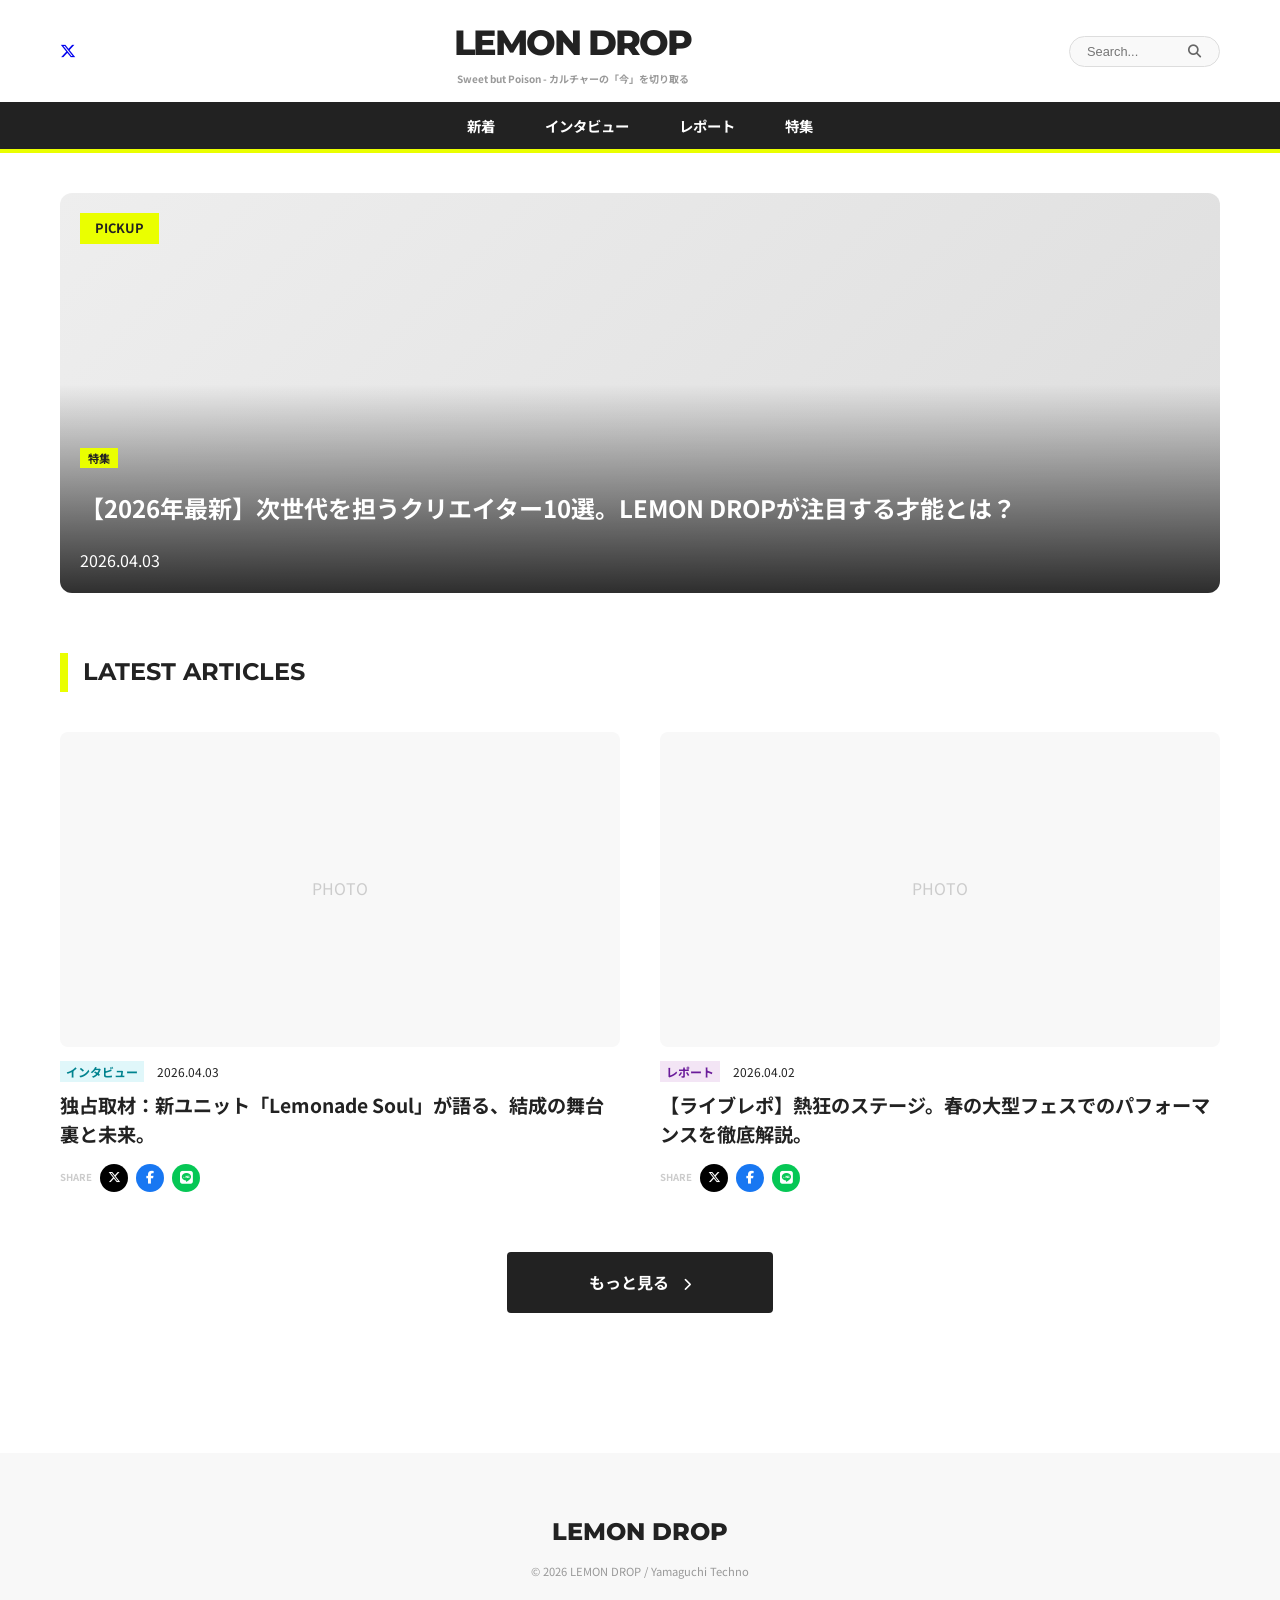
<file: index.html>
<!DOCTYPE html>
<html lang="ja">
<head>
    <meta charset="UTF-8">
    <meta name="viewport" content="width=device-width, initial-scale=1.0">
    <title>LEMON DROP | エンタメカルチャーメディア</title>
    <link rel="stylesheet" href="https://cdnjs.cloudflare.com/ajax/libs/font-awesome/6.5.1/css/all.min.css">
    <link rel="preconnect" href="https://fonts.googleapis.com">
    <link rel="preconnect" href="https://fonts.gstatic.com" crossorigin>
    <link href="https://fonts.googleapis.com/css2?family=Montserrat:wght@800&family=Noto+Sans+JP:wght@400;700&display=swap" rel="stylesheet">
    <link rel="stylesheet" href="style.css">
</head>
<body>

    <header>
        <div class="header-upper">
            <div class="header-sns">
                <a href="https://x.com/" target="_blank"><i class="fab fa-x-twitter"></i></a>
            </div>
            <div class="logo-container">
                <h1 class="logo">LEMON DROP</h1>
                <p class="tagline">Sweet but Poison - カルチャーの「今」を切り取る</p>
            </div>
            <div class="header-search-bar">
                <input type="text" placeholder="Search...">
                <button><i class="fas fa-search"></i></button>
            </div>
        </div>
        
        <nav class="main-nav">
            <ul>
                <li><a href="#">新着</a></li>
                <li><a href="#">インタビュー</a></li>
                <li><a href="#">レポート</a></li>
                <li><a href="#">特集</a></li>
            </ul>
        </nav>
    </header>

    <main>
        <section class="hero-section">
            <div class="featured-post">
                <div class="featured-img-placeholder">
                    <span class="badge">PICKUP</span>
                </div>
                <div class="featured-info">
                    <span class="cat-label">特集</span>
                    <h2>【2026年最新】次世代を担うクリエイター10選。LEMON DROPが注目する才能とは？</h2>
                    <time>2026.04.03</time>
                </div>
            </div>
        </section>

        <section class="content-area">
            <h3 class="section-title">LATEST ARTICLES</h3>
            
            <div class="articles-grid">
                <article class="post-card">
                    <div class="post-thumb">
                        <div class="thumb-placeholder">PHOTO</div>
                    </div>
                    <div class="post-body">
                        <div class="post-meta">
                            <span class="cat cat-interview">インタビュー</span>
                            <time>2026.04.03</time>
                        </div>
                        <h4>独占取材：新ユニット「Lemonade Soul」が語る、結成の舞台裏と未来。</h4>
                        <div class="post-share">
                            <span class="share-label">SHARE</span>
                            <a href="#" class="share-tw"><i class="fab fa-x-twitter"></i></a>
                            <a href="#" class="share-fb"><i class="fab fa-facebook-f"></i></a>
                            <a href="#" class="share-line"><i class="fab fa-line"></i></a>
                        </div>
                    </div>
                </article>

                <article class="post-card">
                    <div class="post-thumb">
                        <div class="thumb-placeholder">PHOTO</div>
                    </div>
                    <div class="post-body">
                        <div class="post-meta">
                            <span class="cat cat-report">レポート</span>
                            <time>2026.04.02</time>
                        </div>
                        <h4>【ライブレポ】熱狂のステージ。春の大型フェスでのパフォーマンスを徹底解説。</h4>
                        <div class="post-share">
                            <span class="share-label">SHARE</span>
                            <a href="#" class="share-tw"><i class="fab fa-x-twitter"></i></a>
                            <a href="#" class="share-fb"><i class="fab fa-facebook-f"></i></a>
                            <a href="#" class="share-line"><i class="fab fa-line"></i></a>
                        </div>
                    </div>
                </article>
            </div>
            
            <div class="more-btn-container">
                <a href="#" class="btn-more">もっと見る <i class="fas fa-chevron-right"></i></a>
            </div>
        </section>
    </main>

    <footer>
        <div class="footer-inner">
            <div class="footer-logo">LEMON DROP</div>
            <p class="copyright">&copy; 2026 LEMON DROP / Yamaguchi Techno</p>
        </div>
    </footer>

</body>
</html>
</file>
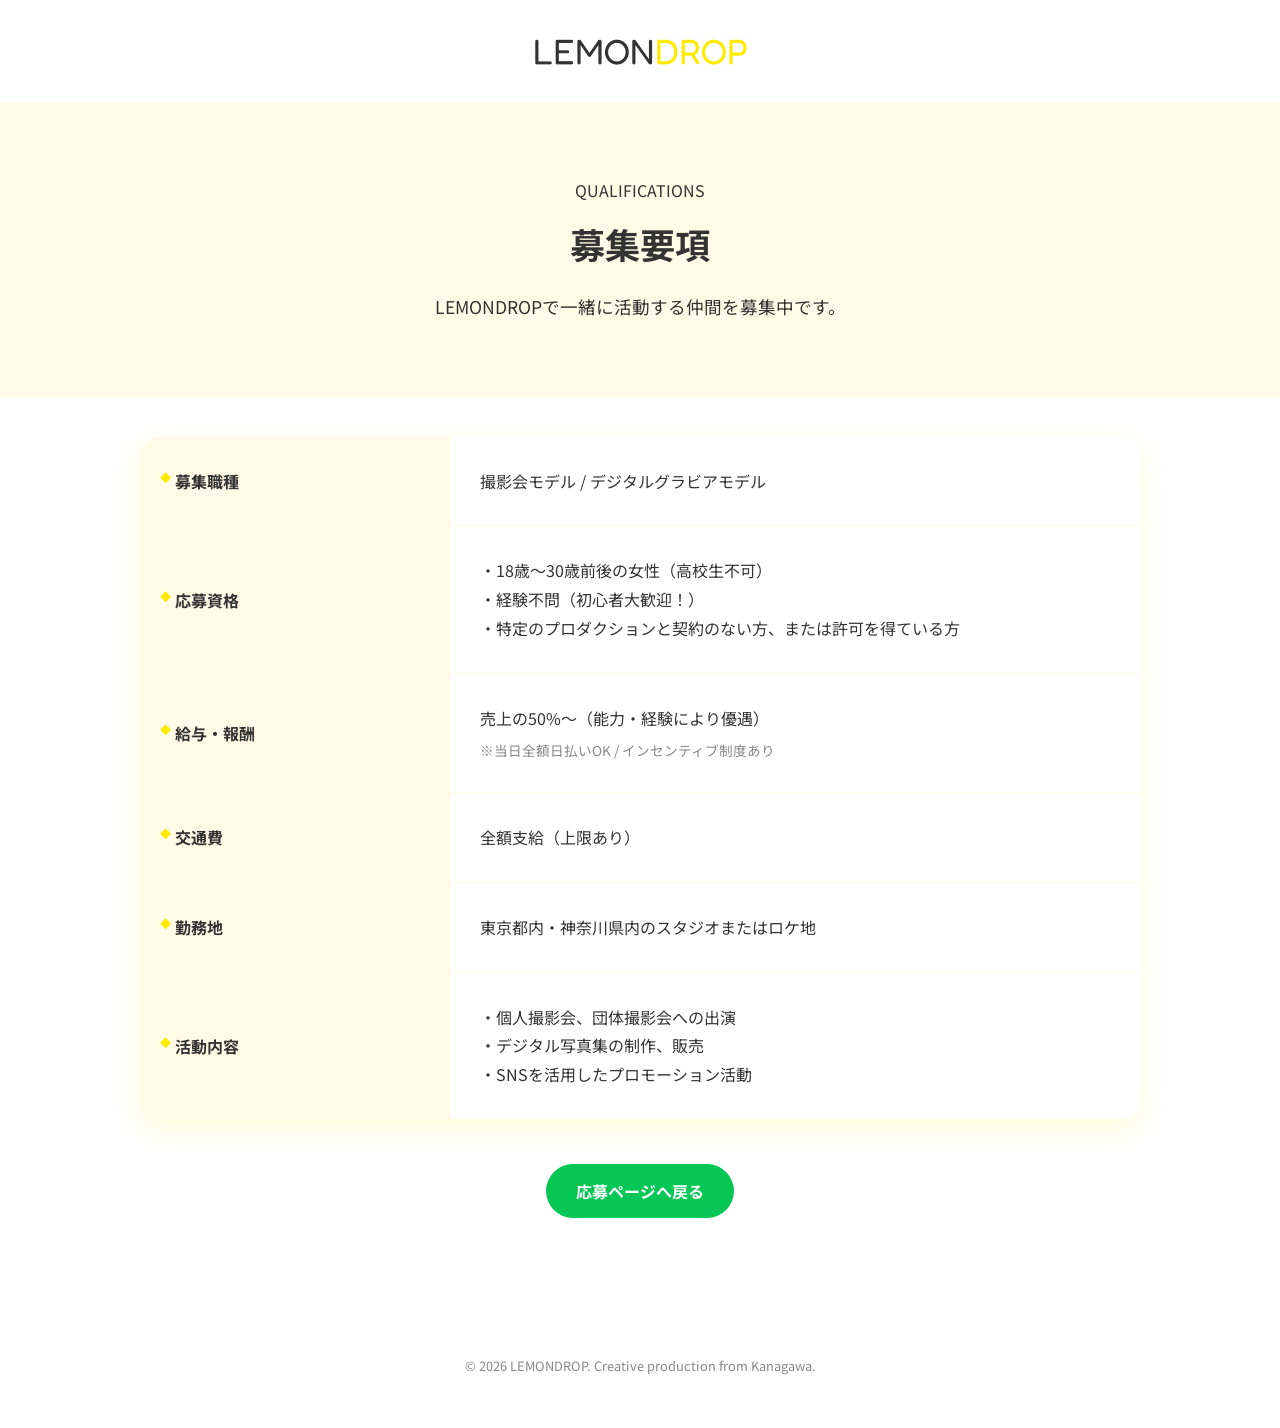
<file: detail.html>
<!DOCTYPE html>
<html lang="ja">
<head>
    <meta charset="UTF-8">
    <meta name="viewport" content="width=device-width, initial-scale=1.0">
    <title>RECRUIT DETAIL | LEMONDROP</title>
    <link rel="stylesheet" href="mo-style.css">
    <link href="https://fonts.googleapis.com/css2?family=Fredoka+One&family=Montserrat:wght@700&family=Noto+Sans+JP:wght@300;500;700&display=swap" rel="stylesheet">
</head>
<body>

    <header>
        <div class="logo"><a href="model.html" style="text-decoration:none; color:inherit;">LEMON<span>DROP</span></a></div>
    </header>

    <main>
        <section class="detail-header">
            <div class="container centered">
                <p class="en">QUALIFICATIONS</p>
                <h1>募集要項</h1>
                <p class="hero-sub">LEMONDROPで一緒に活動する仲間を募集中です。</p>
            </div>
        </section>

        <section class="detail-content">
            <div class="container">
                <div class="info-table">
                    <div class="info-row">
                        <div class="info-label"><span>募集職種</span></div>
                        <div class="info-value">撮影会モデル / デジタルグラビアモデル</div>
                    </div>
                    <div class="info-row">
                        <div class="info-label"><span>応募資格</span></div>
                        <div class="info-value">
                            ・18歳〜30歳前後の女性（高校生不可）<br>
                            ・経験不問（初心者大歓迎！）<br>
                            ・特定のプロダクションと契約のない方、または許可を得ている方
                        </div>
                    </div>
                    <div class="info-row">
                        <div class="info-label"><span>給与・報酬</span></div>
                        <div class="info-value">
                            売上の50%〜（能力・経験により優遇）<br>
                            <span class="small-text">※当日全額日払いOK / インセンティブ制度あり</span>
                        </div>
                    </div>
                    <div class="info-row">
                        <div class="info-label"><span>交通費</span></div>
                        <div class="info-value">全額支給（上限あり）</div>
                    </div>
                    <div class="info-row">
                        <div class="info-label"><span>勤務地</span></div>
                        <div class="info-value">東京都内・神奈川県内のスタジオまたはロケ地</div>
                    </div>
                    <div class="info-row">
                        <div class="info-label"><span>活動内容</span></div>
                        <div class="info-value">
                            ・個人撮影会、団体撮影会への出演<br>
                            ・デジタル写真集の制作、販売<br>
                            ・SNSを活用したプロモーション活動
                        </div>
                    </div>
                </div>

                <div class="centered" style="margin-top: 60px;">
                    <a href="model.html#apply" class="btn main-btn">応募ページへ戻る</a>
                </div>
            </div>
        </section>
    </main>

    <footer>
        <p>&copy; 2026 LEMONDROP. Creative production from Kanagawa.</p>
    </footer>

</body>
</html>
</file>
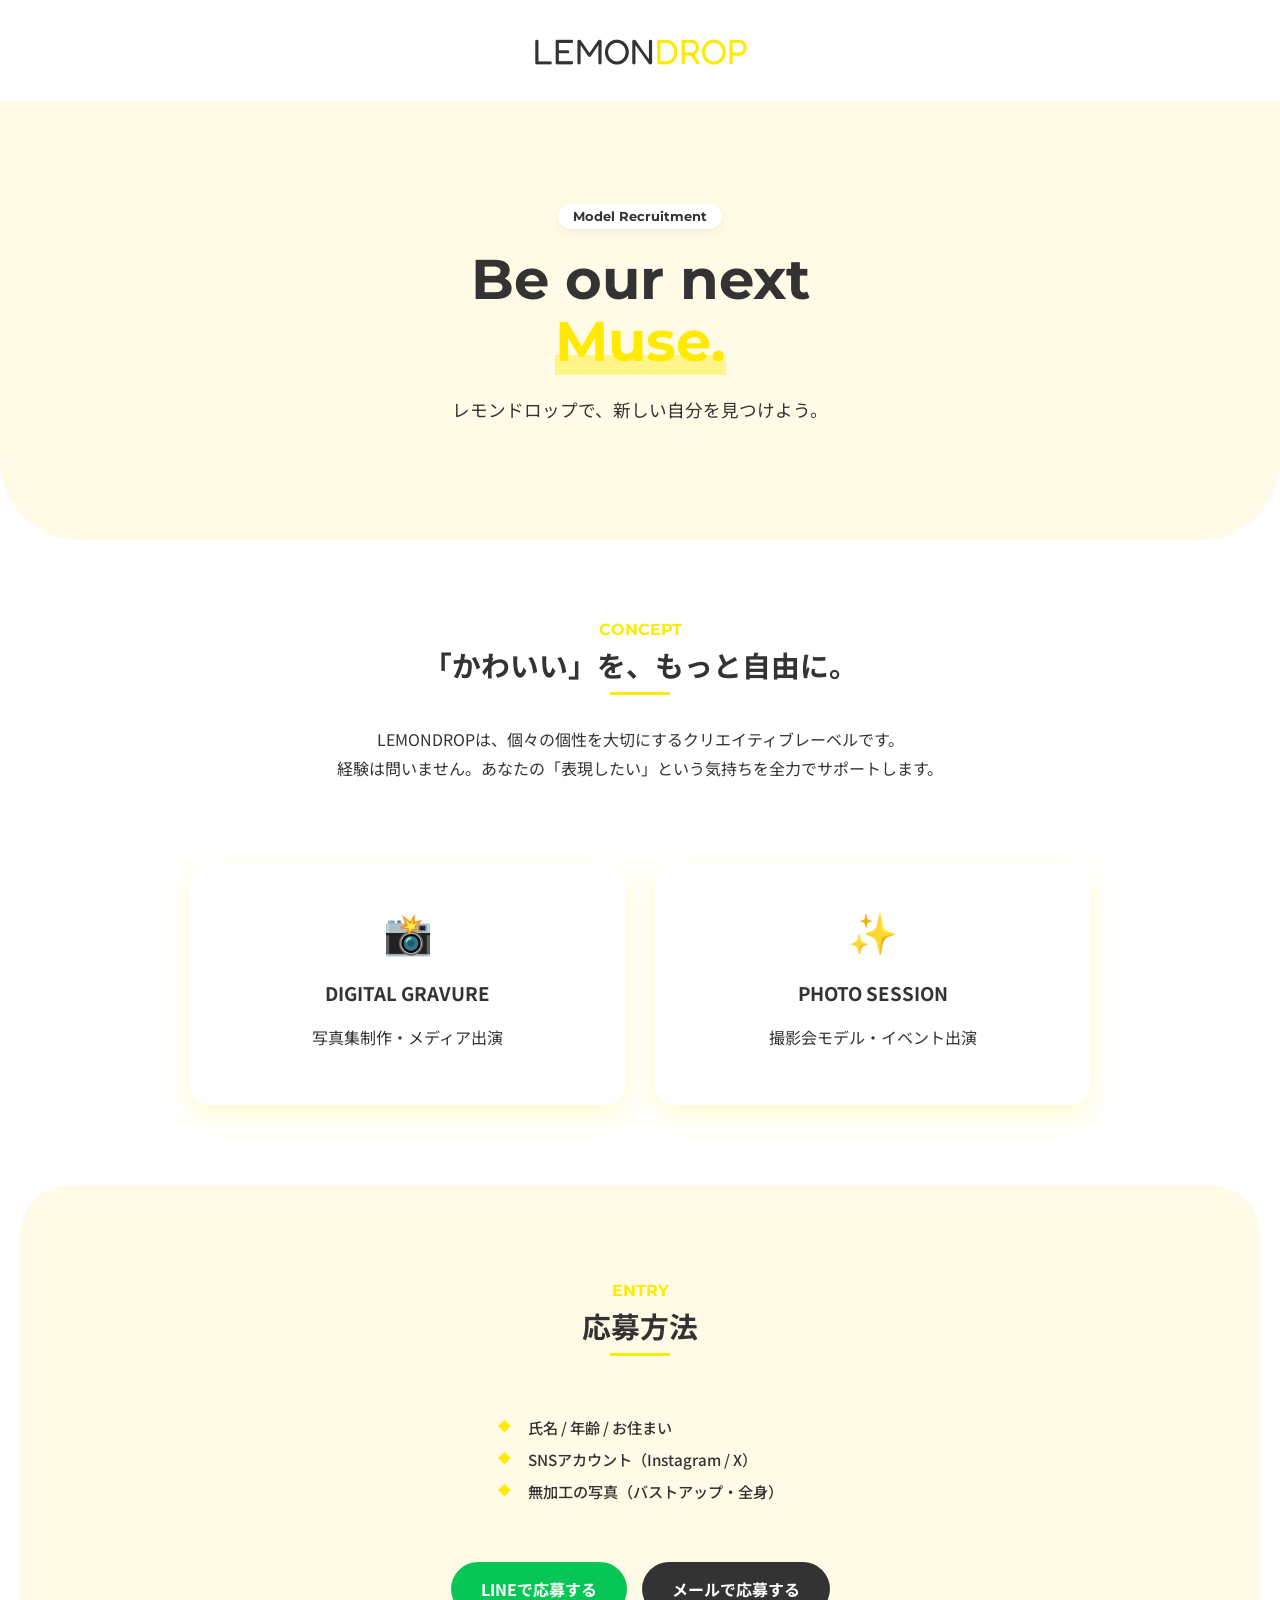
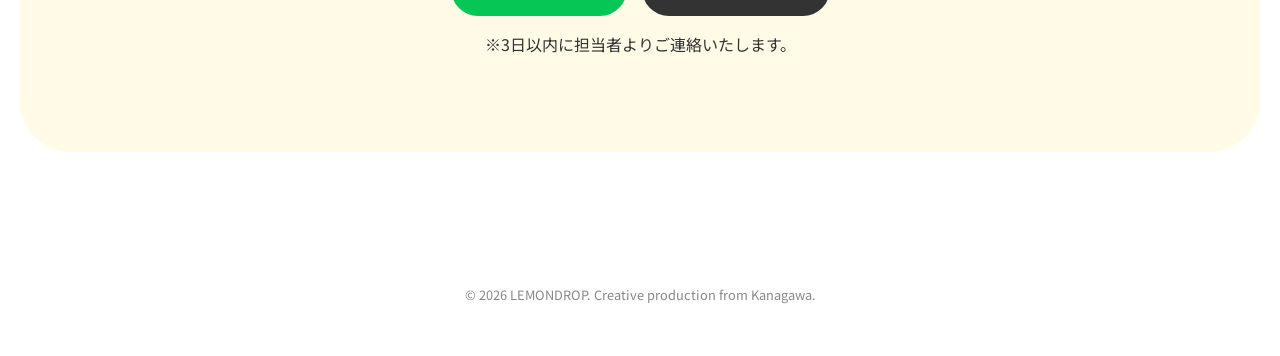
<file: model.html>
<!DOCTYPE html>
<html lang="ja">
<head>
    <meta charset="UTF-8">
    <meta name="viewport" content="width=device-width, initial-scale=1.0">
    <title>LEMONDROP | Model Recruitment</title>
    <link rel="stylesheet" href="mo-style.css">
    <link href="https://fonts.googleapis.com/css2?family=Fredoka+One&family=Montserrat:wght@700&family=Noto+Sans+JP:wght@300;500;700&display=swap" rel="stylesheet">
</head>
<body>

    <header>
        <div class="logo">LEMON<span>DROP</span></div>
    </header>

    <main>
        <section class="hero">
            <div class="hero-inner">
                <div class="hero-tag">Model Recruitment</div>
                <h1>Be our next<br><span class="highlight">Muse.</span></h1>
                <p class="hero-sub">レモンドロップで、新しい自分を見つけよう。</p>
            </div>
        </section>

        <section class="concept">
            <div class="container centered">
                <div class="section-title">
                    <p class="en">CONCEPT</p>
                    <h2>「かわいい」を、もっと自由に。</h2>
                </div>
                <p class="desc-text">
                    LEMONDROPは、個々の個性を大切にするクリエイティブレーベルです。<br>
                    経験は問いません。あなたの「表現したい」という気持ちを全力でサポートします。
                </p>
            </div>
        </section>

        <section class="categories">
            <div class="grid">
                <div class="card">
                    <div class="icon">📸</div>
                    <h3>DIGITAL GRAVURE</h3>
                    <p>写真集制作・メディア出演</p>
                </div>
                <div class="card">
                    <div class="icon">✨</div>
                    <h3>PHOTO SESSION</h3>
                    <p>撮影会モデル・イベント出演</p>
                </div>
            </div>
        </section>

        <section class="apply-box">
            <div class="container centered">
                <div class="section-title">
                    <p class="en">ENTRY</p>
                    <h2>応募方法</h2>
                </div>
                <ul class="entry-list diamond-marker">
                    <li>氏名 / 年齢 / お住まい</li>
                    <li>SNSアカウント（Instagram / X）</li>
                    <li>無加工の写真（バストアップ・全身）</li>
                </ul>
                <div class="btn-area">
                    <a href="#" class="btn main-btn">LINEで応募する</a>
                    <a href="#" class="btn sub-btn">メールで応募する</a>
                </div>
                <p class="note">※3日以内に担当者よりご連絡いたします。</p>
            </div>
        </section>
    </main>

    <footer>
        <p>&copy; 2026 LEMONDROP. Creative production from Kanagawa.</p>
    </footer>

</body>
</html>
</file>
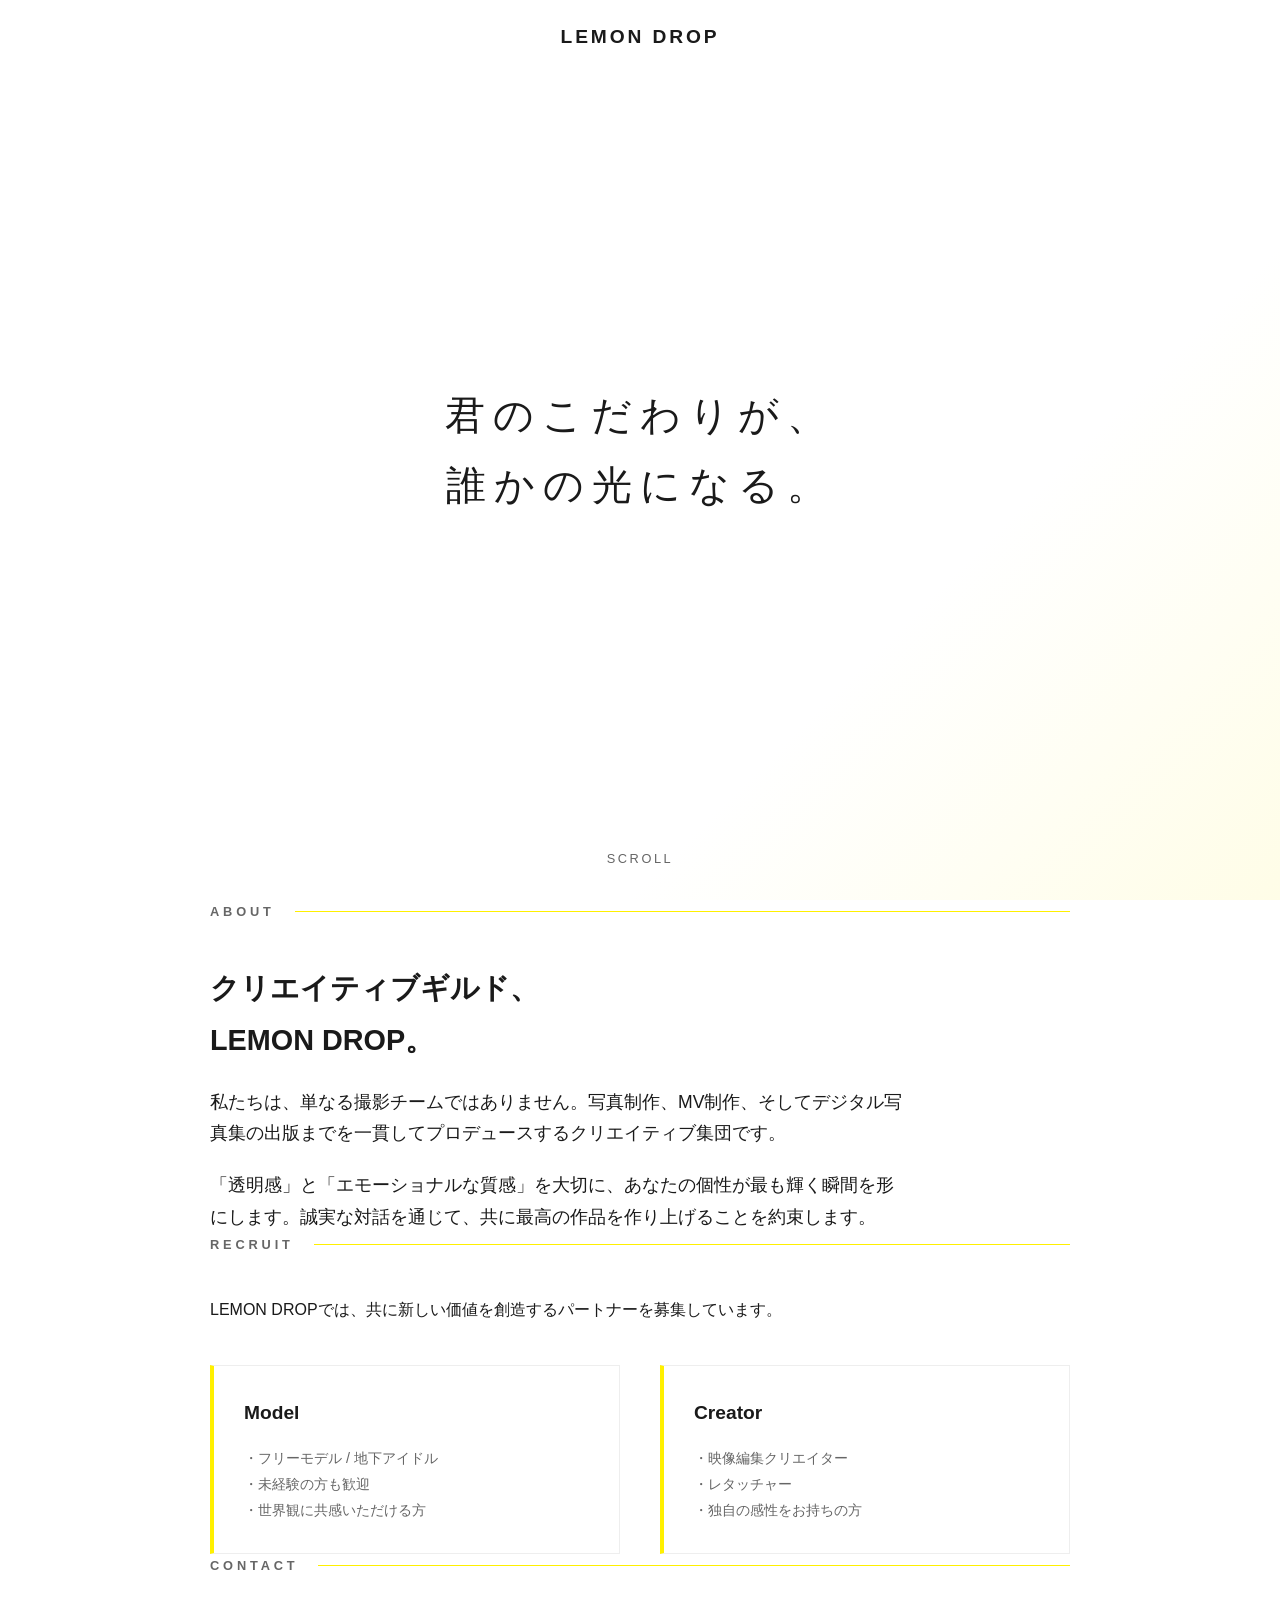
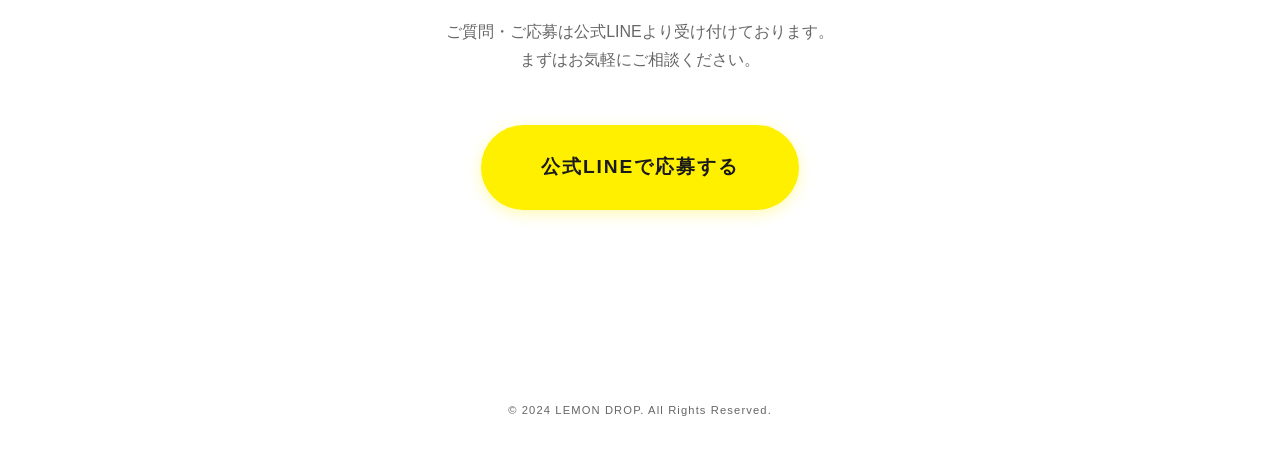
<file: modellemon.index.html>
<!DOCTYPE html>
<html lang="ja">
<head>
    <meta charset="UTF-8">
    <meta name="viewport" content="width=device-width, initial-scale=1.0">
    <title>LEMON DROP | Photo Production</title>
    <style>
        /* 共通設定 */
        :root {
            --primary-color: #FFF000; /* レモン色 */
            --bg-color: #FFFFFF;
            --text-color: #1a1a1a;
            --sub-text: #666666;
            --font-family: "Helvetica Neue", Arial, "Hiragino Kaku Gothic ProN", "Hiragino Sans", Meiryo, sans-serif;
        }

        * {
            margin: 0;
            padding: 0;
            box-sizing: border-box;
        }

        body {
            background-color: var(--bg-color);
            color: var(--text-color);
            font-family: var(--font-family);
            line-height: 1.8;
            -webkit-font-smoothing: antialiased;
        }

        /* レイアウト */
        .container {
            max-width: 900px;
            margin: 0 auto;
            padding: 0 20px;
        }

        section {
            padding: 100px 0;
            opacity: 0;
            transform: translateY(20px);
            transition: all 0.8s ease-out;
        }

        section.visible {
            opacity: 1;
            transform: translateY(0);
        }

        /* ヘッダー */
        header {
            position: fixed;
            top: 0;
            width: 100%;
            background: rgba(255, 255, 255, 0.9);
            z-index: 1000;
            padding: 20px 0;
        }

        .logo {
            font-weight: 700;
            letter-spacing: 0.15em;
            font-size: 1.2rem;
            text-align: center;
        }

        /* メインビジュアル */
        .hero {
            height: 100vh;
            display: flex;
            align-items: center;
            justify-content: center;
            text-align: center;
            background: linear-gradient(135deg, #fff 70%, #fffde7 100%);
        }

        .hero-copy {
            font-size: clamp(1.5rem, 5vw, 2.5rem);
            font-weight: 500;
            letter-spacing: 0.2em;
            line-height: 1.5;
        }

        .hero-copy span {
            display: block;
            margin-top: 10px;
        }

        .scroll-down {
            position: absolute;
            bottom: 30px;
            left: 50%;
            transform: translateX(-50%);
            font-size: 0.8rem;
            letter-spacing: 0.2em;
            color: var(--sub-text);
        }

        /* 共通の見出し */
        .section-title {
            font-size: 0.8rem;
            letter-spacing: 0.3em;
            color: var(--sub-text);
            margin-bottom: 40px;
            text-transform: uppercase;
            display: flex;
            align-items: center;
        }

        .section-title::after {
            content: "";
            flex-grow: 1;
            height: 1px;
            background: var(--primary-color);
            margin-left: 20px;
        }

        /* About */
        .about-content {
            font-size: 1.1rem;
            max-width: 700px;
        }

        .about-content h3 {
            font-size: 1.8rem;
            margin-bottom: 20px;
            font-weight: 600;
        }

        /* Recruit */
        .recruit-grid {
            display: grid;
            grid-template-columns: 1fr 1fr;
            gap: 40px;
            margin-top: 40px;
        }

        .recruit-card {
            padding: 30px;
            border: 1px solid #eee;
            border-left: 4px solid var(--primary-color);
        }

        .recruit-card h4 {
            font-size: 1.2rem;
            margin-bottom: 15px;
        }

        .recruit-card ul {
            list-style: none;
            font-size: 0.9rem;
            color: var(--sub-text);
        }

        /* Contact */
        .contact {
            text-align: center;
            padding-bottom: 150px;
        }

        .line-button {
            display: inline-block;
            background-color: var(--primary-color);
            color: var(--text-color);
            padding: 25px 60px;
            border-radius: 50px;
            text-decoration: none;
            font-weight: 700;
            font-size: 1.2rem;
            letter-spacing: 0.1em;
            transition: transform 0.3s ease, box-shadow 0.3s ease;
            box-shadow: 0 4px 15px rgba(255, 240, 0, 0.3);
            margin-top: 30px;
        }

        .line-button:hover {
            transform: translateY(-3px);
            box-shadow: 0 8px 25px rgba(255, 240, 0, 0.5);
        }

        .contact-text {
            margin-bottom: 20px;
            color: var(--sub-text);
        }

        /* フッター */
        footer {
            text-align: center;
            padding: 40px;
            font-size: 0.7rem;
            color: var(--sub-text);
            letter-spacing: 0.1em;
        }

        /* レスポンシブ */
        @media (max-width: 768px) {
            .recruit-grid {
                grid-template-columns: 1fr;
            }
            .hero-copy {
                padding: 0 20px;
            }
        }
    </style>
</head>
<body>

    <header>
        <div class="logo">LEMON DROP</div>
    </header>

    <main>
        <!-- Hero Section -->
        <section class="hero visible">
            <div class="hero-copy">
                君のこだわりが、<br>
                <span>誰かの光になる。</span>
            </div>
            <div class="scroll-down">SCROLL</div>
        </section>

        <!-- About Section -->
        <section id="about" class="container">
            <h2 class="section-title">About</h2>
            <div class="about-content">
                <h3>クリエイティブギルド、<br>LEMON DROP。</h3>
                <p>
                    私たちは、単なる撮影チームではありません。写真制作、MV制作、そしてデジタル写真集の出版までを一貫してプロデュースするクリエイティブ集団です。
                </p>
                <p style="margin-top: 20px;">
                    「透明感」と「エモーショナルな質感」を大切に、あなたの個性が最も輝く瞬間を形にします。誠実な対話を通じて、共に最高の作品を作り上げることを約束します。
                </p>
            </div>
        </section>

        <!-- Recruit Section -->
        <section id="recruit" class="container">
            <h2 class="section-title">Recruit</h2>
            <p>LEMON DROPでは、共に新しい価値を創造するパートナーを募集しています。</p>
            <div class="recruit-grid">
                <div class="recruit-card">
                    <h4>Model</h4>
                    <ul>
                        <li>・フリーモデル / 地下アイドル</li>
                        <li>・未経験の方も歓迎</li>
                        <li>・世界観に共感いただける方</li>
                    </ul>
                </div>
                <div class="recruit-card">
                    <h4>Creator</h4>
                    <ul>
                        <li>・映像編集クリエイター</li>
                        <li>・レタッチャー</li>
                        <li>・独自の感性をお持ちの方</li>
                    </ul>
                </div>
            </div>
        </section>

        <!-- Contact Section -->
        <section id="contact" class="container contact">
            <h2 class="section-title">Contact</h2>
            <p class="contact-text">ご質問・ご応募は公式LINEより受け付けております。<br>まずはお気軽にご相談ください。</p>
            <a href="#" class="line-button">公式LINEで応募する</a>
        </section>
    </main>

    <footer>
        &copy; 2024 LEMON DROP. All Rights Reserved.
    </footer>

    <script>
        // スクロールに合わせてセクションを表示させるアニメーション
        const observerOptions = {
            threshold: 0.1
        };

        const observer = new IntersectionObserver((entries) => {
            entries.forEach(entry => {
                if (entry.isIntersecting) {
                    entry.target.classList.add('visible');
                }
            });
        }, observerOptions);

        document.querySelectorAll('section').forEach(section => {
            observer.observe(section);
        });
    </script>
</body>
</html>
</file>
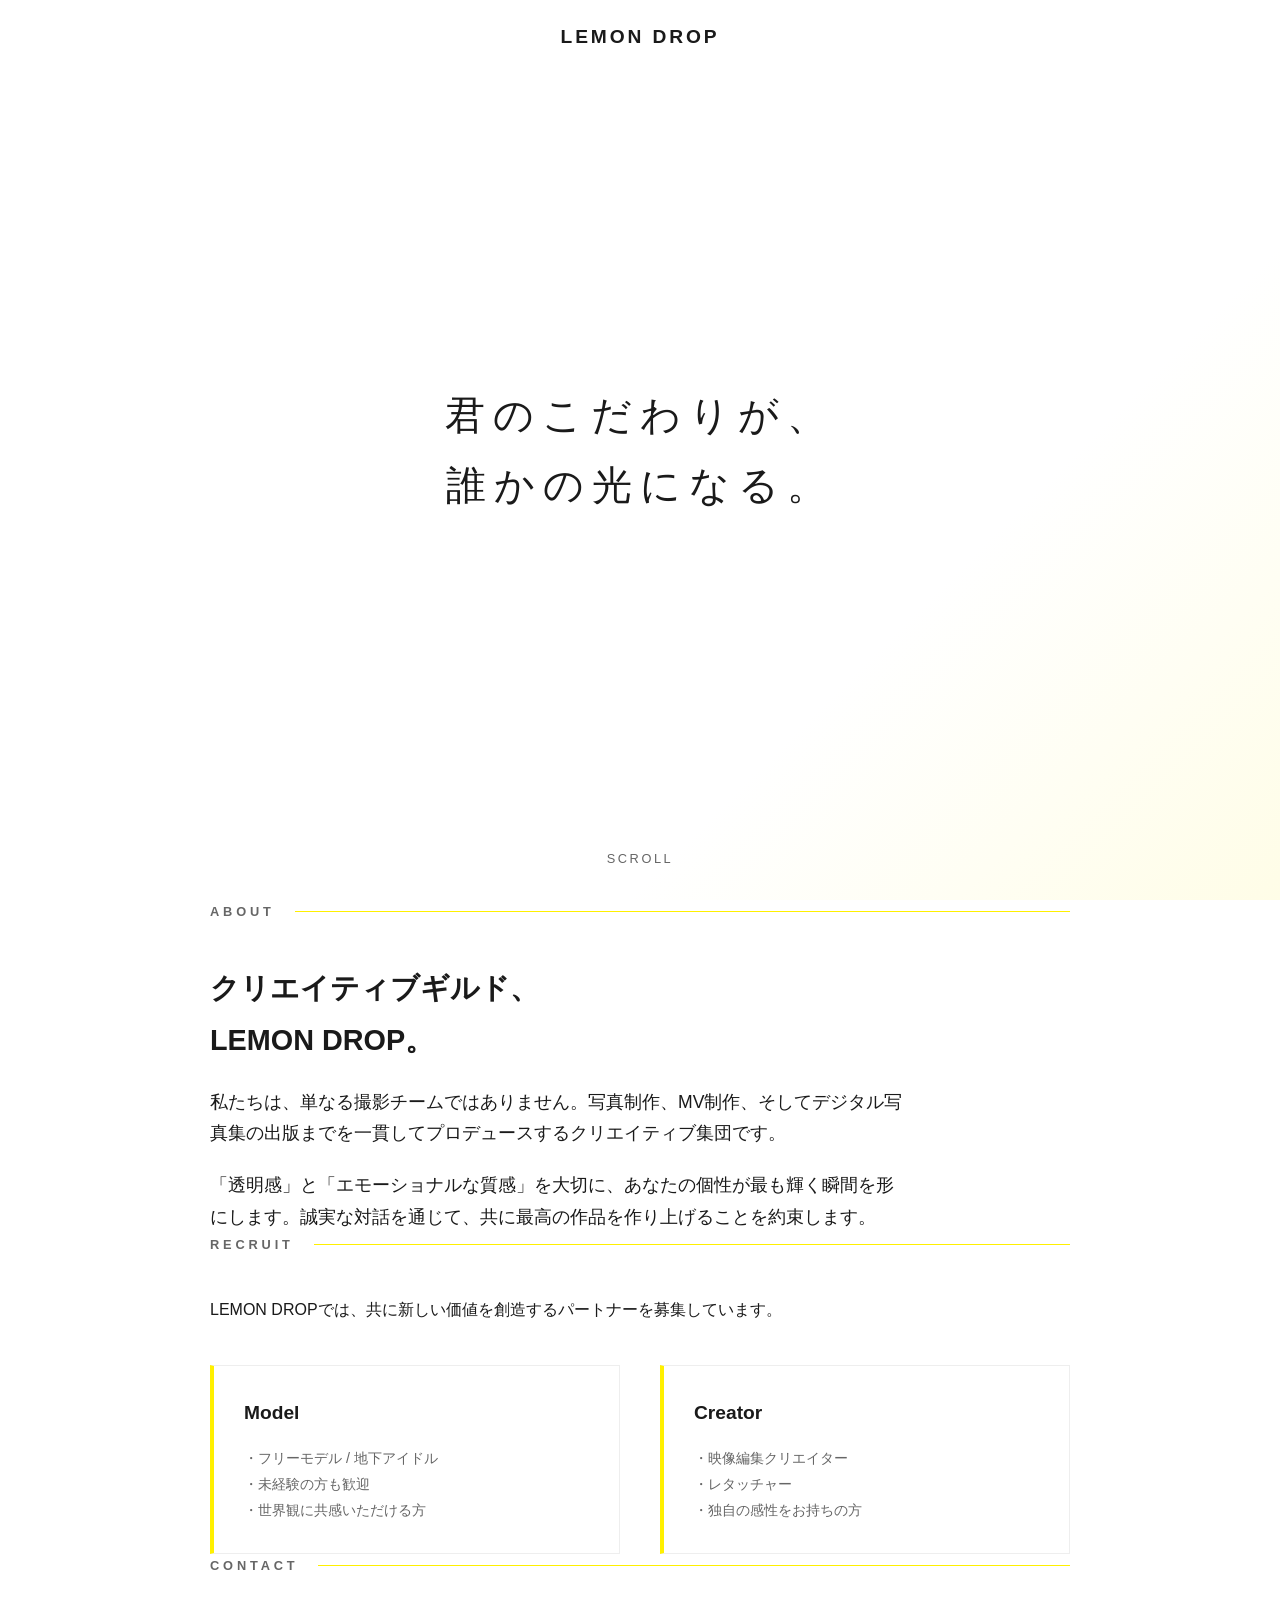
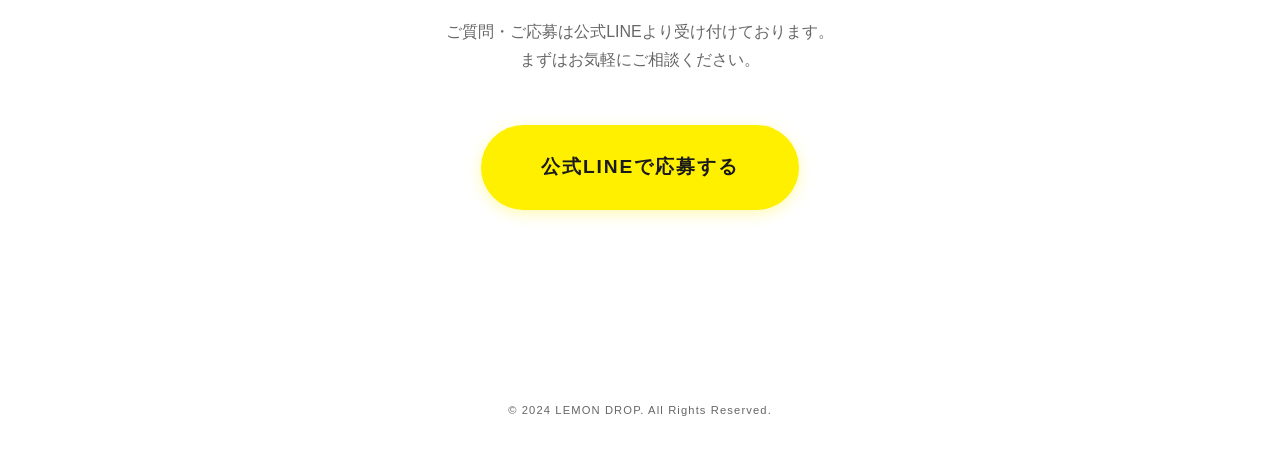
<file: sub-model.html>
<!DOCTYPE html>
<html lang="ja">
<head>
    <meta charset="UTF-8">
    <meta name="viewport" content="width=device-width, initial-scale=1.0">
    <title>LEMON DROP | Photo Production</title>
    <style>
        /* 共通設定 */
        :root {
            --primary-color: #FFF000; /* レモン色 */
            --bg-color: #FFFFFF;
            --text-color: #1a1a1a;
            --sub-text: #666666;
            --font-family: "Helvetica Neue", Arial, "Hiragino Kaku Gothic ProN", "Hiragino Sans", Meiryo, sans-serif;
        }

        * {
            margin: 0;
            padding: 0;
            box-sizing: border-box;
        }

        body {
            background-color: var(--bg-color);
            color: var(--text-color);
            font-family: var(--font-family);
            line-height: 1.8;
            -webkit-font-smoothing: antialiased;
        }

        /* レイアウト */
        .container {
            max-width: 900px;
            margin: 0 auto;
            padding: 0 20px;
        }

        section {
            padding: 100px 0;
            opacity: 0;
            transform: translateY(20px);
            transition: all 0.8s ease-out;
        }

        section.visible {
            opacity: 1;
            transform: translateY(0);
        }

        /* ヘッダー */
        header {
            position: fixed;
            top: 0;
            width: 100%;
            background: rgba(255, 255, 255, 0.9);
            z-index: 1000;
            padding: 20px 0;
        }

        .logo {
            font-weight: 700;
            letter-spacing: 0.15em;
            font-size: 1.2rem;
            text-align: center;
        }

        /* メインビジュアル */
        .hero {
            height: 100vh;
            display: flex;
            align-items: center;
            justify-content: center;
            text-align: center;
            background: linear-gradient(135deg, #fff 70%, #fffde7 100%);
        }

        .hero-copy {
            font-size: clamp(1.5rem, 5vw, 2.5rem);
            font-weight: 500;
            letter-spacing: 0.2em;
            line-height: 1.5;
        }

        .hero-copy span {
            display: block;
            margin-top: 10px;
        }

        .scroll-down {
            position: absolute;
            bottom: 30px;
            left: 50%;
            transform: translateX(-50%);
            font-size: 0.8rem;
            letter-spacing: 0.2em;
            color: var(--sub-text);
        }

        /* 共通の見出し */
        .section-title {
            font-size: 0.8rem;
            letter-spacing: 0.3em;
            color: var(--sub-text);
            margin-bottom: 40px;
            text-transform: uppercase;
            display: flex;
            align-items: center;
        }

        .section-title::after {
            content: "";
            flex-grow: 1;
            height: 1px;
            background: var(--primary-color);
            margin-left: 20px;
        }

        /* About */
        .about-content {
            font-size: 1.1rem;
            max-width: 700px;
        }

        .about-content h3 {
            font-size: 1.8rem;
            margin-bottom: 20px;
            font-weight: 600;
        }

        /* Recruit */
        .recruit-grid {
            display: grid;
            grid-template-columns: 1fr 1fr;
            gap: 40px;
            margin-top: 40px;
        }

        .recruit-card {
            padding: 30px;
            border: 1px solid #eee;
            border-left: 4px solid var(--primary-color);
        }

        .recruit-card h4 {
            font-size: 1.2rem;
            margin-bottom: 15px;
        }

        .recruit-card ul {
            list-style: none;
            font-size: 0.9rem;
            color: var(--sub-text);
        }

        /* Contact */
        .contact {
            text-align: center;
            padding-bottom: 150px;
        }

        .line-button {
            display: inline-block;
            background-color: var(--primary-color);
            color: var(--text-color);
            padding: 25px 60px;
            border-radius: 50px;
            text-decoration: none;
            font-weight: 700;
            font-size: 1.2rem;
            letter-spacing: 0.1em;
            transition: transform 0.3s ease, box-shadow 0.3s ease;
            box-shadow: 0 4px 15px rgba(255, 240, 0, 0.3);
            margin-top: 30px;
        }

        .line-button:hover {
            transform: translateY(-3px);
            box-shadow: 0 8px 25px rgba(255, 240, 0, 0.5);
        }

        .contact-text {
            margin-bottom: 20px;
            color: var(--sub-text);
        }

        /* フッター */
        footer {
            text-align: center;
            padding: 40px;
            font-size: 0.7rem;
            color: var(--sub-text);
            letter-spacing: 0.1em;
        }

        /* レスポンシブ */
        @media (max-width: 768px) {
            .recruit-grid {
                grid-template-columns: 1fr;
            }
            .hero-copy {
                padding: 0 20px;
            }
        }
    </style>
</head>
<body>

    <header>
        <div class="logo">LEMON DROP</div>
    </header>

    <main>
        <!-- Hero Section -->
        <section class="hero visible">
            <div class="hero-copy">
                君のこだわりが、<br>
                <span>誰かの光になる。</span>
            </div>
            <div class="scroll-down">SCROLL</div>
        </section>

        <!-- About Section -->
        <section id="about" class="container">
            <h2 class="section-title">About</h2>
            <div class="about-content">
                <h3>クリエイティブギルド、<br>LEMON DROP。</h3>
                <p>
                    私たちは、単なる撮影チームではありません。写真制作、MV制作、そしてデジタル写真集の出版までを一貫してプロデュースするクリエイティブ集団です。
                </p>
                <p style="margin-top: 20px;">
                    「透明感」と「エモーショナルな質感」を大切に、あなたの個性が最も輝く瞬間を形にします。誠実な対話を通じて、共に最高の作品を作り上げることを約束します。
                </p>
            </div>
        </section>

        <!-- Recruit Section -->
        <section id="recruit" class="container">
            <h2 class="section-title">Recruit</h2>
            <p>LEMON DROPでは、共に新しい価値を創造するパートナーを募集しています。</p>
            <div class="recruit-grid">
                <div class="recruit-card">
                    <h4>Model</h4>
                    <ul>
                        <li>・フリーモデル / 地下アイドル</li>
                        <li>・未経験の方も歓迎</li>
                        <li>・世界観に共感いただける方</li>
                    </ul>
                </div>
                <div class="recruit-card">
                    <h4>Creator</h4>
                    <ul>
                        <li>・映像編集クリエイター</li>
                        <li>・レタッチャー</li>
                        <li>・独自の感性をお持ちの方</li>
                    </ul>
                </div>
            </div>
        </section>

        <!-- Contact Section -->
        <section id="contact" class="container contact">
            <h2 class="section-title">Contact</h2>
            <p class="contact-text">ご質問・ご応募は公式LINEより受け付けております。<br>まずはお気軽にご相談ください。</p>
            <a href="#" class="line-button">公式LINEで応募する</a>
        </section>
    </main>

    <footer>
        &copy; 2024 LEMON DROP. All Rights Reserved.
    </footer>

    <script>
        // スクロールに合わせてセクションを表示させるアニメーション
        const observerOptions = {
            threshold: 0.1
        };

        const observer = new IntersectionObserver((entries) => {
            entries.forEach(entry => {
                if (entry.isIntersecting) {
                    entry.target.classList.add('visible');
                }
            });
        }, observerOptions);

        document.querySelectorAll('section').forEach(section => {
            observer.observe(section);
        });
    </script>
</body>
</html>
</file>
<file: style.css>
:root {
    --lemon: #eaff00; 
    --accent: #222222; 
    --gray: #999999;
    --light-gray: #f8f8f8;
    --white: #ffffff;
}

* { box-sizing: border-box; }

body {
    margin: 0; padding: 0;
    background-color: var(--white);
    color: var(--accent);
    font-family: 'Noto Sans JP', sans-serif;
    line-height: 1.6;
}

/* Header */
header {
    background: var(--white);
    border-bottom: 4px solid var(--lemon);
    position: sticky; top: 0; z-index: 1000;
}

.header-upper {
    display: flex; justify-content: space-between; align-items: center;
    padding: 15px 20px; max-width: 1200px; margin: 0 auto;
}

.header-search-bar {
    display: flex; align-items: center;
    border: 1px solid #ddd; border-radius: 20px;
    padding: 2px 12px; background: #f9f9f9;
}
.header-search-bar input {
    border: none; background: transparent; outline: none;
    font-size: 0.8rem; width: 100px; padding: 5px;
}
.header-search-bar button { border: none; background: transparent; cursor: pointer; color: #666; }

.logo {
    font-family: 'Montserrat', sans-serif; font-size: 2.2rem;
    font-weight: 800; margin: 0; text-align: center; letter-spacing: -2px;
}
.tagline { font-size: 10px; text-align: center; font-weight: bold; color: var(--gray); margin: 0; }

/* Navigation */
.main-nav { background: var(--accent); }
.main-nav ul {
    display: flex; justify-content: center; list-style: none;
    margin: 0; padding: 0; overflow-x: auto;
}
.main-nav a {
    display: block; padding: 12px 25px; color: var(--white);
    text-decoration: none; font-weight: bold; font-size: 0.9rem;
    transition: 0.3s;
}
.main-nav a:hover { background: var(--lemon); color: var(--accent); }

/* Main Layout */
main { max-width: 1200px; margin: 0 auto; padding: 40px 20px; }

/* Featured Post */
.hero-section { margin-bottom: 60px; }
.featured-post {
    position: relative; border-radius: 12px; overflow: hidden;
    background: #eee; cursor: pointer;
}
.featured-img-placeholder { height: 400px; background: linear-gradient(135deg, #eee, #ddd); }
.badge {
    position: absolute; top: 20px; left: 20px;
    background: var(--lemon); padding: 5px 15px; font-weight: bold; font-size: 0.8rem;
}
.featured-info {
    position: absolute; bottom: 0; left: 0; right: 0;
    padding: 60px 20px 20px; background: linear-gradient(transparent, rgba(0,0,0,0.8));
    color: var(--white);
}
.cat-label {
    background: var(--lemon); color: var(--accent);
    padding: 2px 8px; font-size: 0.7rem; font-weight: bold;
}

/* Articles */
.section-title {
    font-family: 'Montserrat', sans-serif; border-left: 8px solid var(--lemon);
    padding-left: 15px; margin-bottom: 40px; font-size: 1.5rem;
}
.articles-grid {
    display: grid; grid-template-columns: repeat(auto-fit, minmax(320px, 1fr)); gap: 40px;
}
.post-card { transition: 0.3s; }
.post-card:hover { transform: translateY(-5px); }
.thumb-placeholder {
    aspect-ratio: 16/9; background: var(--light-gray); border-radius: 8px;
    display: flex; align-items: center; justify-content: center; margin-bottom: 15px; color: #ccc;
}
.post-meta { font-size: 0.75rem; margin-bottom: 10px; }
.cat { font-weight: bold; margin-right: 10px; padding: 2px 6px; }
.cat-interview { background: #e0f7fa; color: #00838f; }
.cat-report { background: #f3e5f5; color: #6a1b9a; }

.post-card h4 { margin: 0 0 15px; font-size: 1.2rem; line-height: 1.5; color: var(--accent); }

/* SNS Share */
.post-share { display: flex; align-items: center; gap: 8px; }
.share-label { font-size: 0.6rem; font-weight: bold; color: #ccc; }
.post-share a {
    width: 28px; height: 28px; border-radius: 50%;
    display: flex; align-items: center; justify-content: center;
    color: #fff !important; font-size: 0.8rem; text-decoration: none;
}
.share-tw { background: #000; }
.share-fb { background: #1877f2; }
.share-line { background: #06c755; }

/* 【改善箇所】もっと見るボタンのデザイン */
.more-btn-container {
    text-align: center;
    margin-top: 60px;
}

.btn-more {
    display: inline-block;
    padding: 16px 80px;
    background-color: var(--accent);
    color: var(--white) !important;
    text-decoration: none;
    font-weight: bold;
    font-size: 1rem;
    border-radius: 4px; /* あえて少し角を残してシャープに */
    transition: 0.3s;
    border: 2px solid var(--accent);
}

.btn-more i {
    margin-left: 10px;
    font-size: 0.8rem;
}

.btn-more:hover {
    background-color: var(--white);
    color: var(--accent) !important;
}

/* Footer */
footer { background: var(--light-gray); padding: 60px 20px; text-align: center; margin-top: 100px; }
.footer-logo { font-family: 'Montserrat', sans-serif; font-size: 1.5rem; font-weight: 800; margin-bottom: 10px; }
.copyright { font-size: 0.7rem; color: #999; }

/* Mobile Adjustments */
@media (max-width: 768px) {
    .header-upper { flex-direction: column; gap: 10px; }
    .header-search-bar { width: 100%; }
    .header-sns { display: none; }
    .logo { font-size: 1.8rem; }
    .btn-more { width: 100%; padding: 16px 20px; } /* スマホでは横いっぱいのボタンに */
}
</file>
<file: mo-style.css>
/* --- 共通カラー設定 --- */
:root {
    --primary-yellow: #FFEA00;
    --soft-yellow: #FFFBE6;
    --text-main: #333333;
    --text-sub: #888888;
    --white: #ffffff;
}

body {
    margin: 0;
    padding: 0;
    background-color: var(--white);
    background-image: radial-gradient(var(--primary-yellow) 0.5px, transparent 0.5px);
    background-size: 20px 20px;
    color: var(--text-main);
    font-family: 'Noto Sans JP', sans-serif;
    overflow-x: hidden;
}

/* --- 共通レイアウト --- */
.container {
    max-width: 1000px;
    margin: 0 auto;
    padding: 0 20px;
}

.centered {
    text-align: center;
}

/* --- ヘッダー --- */
header {
    padding: 30px 20px;
    text-align: center;
}

.logo {
    font-family: 'Fredoka One', cursive;
    font-size: 2.2rem;
    color: var(--text-main);
}

.logo span {
    color: var(--primary-yellow);
}

/* --- ヒーローエリア --- */
.hero {
    padding: 100px 20px;
    text-align: center;
    background-color: var(--soft-yellow);
    border-radius: 0 0 80px 80px;
    margin-bottom: 80px;
    position: relative;
}

.hero-tag {
    display: inline-block;
    background: var(--white);
    padding: 5px 15px;
    border-radius: 20px;
    font-family: 'Montserrat', sans-serif;
    font-weight: 700;
    font-size: 0.8rem;
    margin-bottom: 20px;
    box-shadow: 0 4px 10px rgba(0,0,0,0.05);
}

.hero h1 {
    font-family: 'Montserrat', sans-serif;
    font-size: 3.5rem;
    margin: 0;
    line-height: 1.1;
}

.highlight {
    color: var(--primary-yellow);
    background: linear-gradient(transparent 70%, rgba(255, 234, 0, 0.4) 70%);
}

.hero-sub {
    margin-top: 25px;
    font-size: 1.1rem;
    color: var(--text-main);
}

/* (修正点: 不要なレモンの記述を削除) */

/* --- コンセプト & セクションタイトル共通 --- */
.section-title {
    margin-bottom: 30px;
}

.section-title .en {
    font-family: 'Montserrat', sans-serif;
    font-weight: 700;
    color: var(--primary-yellow);
    margin-bottom: 5px;
}

.section-title h2 {
    margin: 0;
    font-size: 1.8rem;
    position: relative;
    display: inline-block;
}

.section-title h2::after {
    content: '';
    position: absolute;
    bottom: -10px;
    left: 50%;
    transform: translateX(-50%);
    width: 60px;
    height: 3px;
    background: var(--primary-yellow);
}

.desc-text {
    margin-top: 40px;
    line-height: 1.8;
}

/* --- カテゴリーカード --- */
.grid {
    display: grid;
    grid-template-columns: repeat(auto-fit, minmax(280px, 1fr));
    gap: 30px;
    max-width: 900px;
    margin: 80px auto;
    padding: 0 20px;
}

.card {
    background: var(--white);
    padding: 40px;
    border-radius: 20px;
    box-shadow: 0 10px 30px rgba(255, 234, 0, 0.2);
    text-align: center;
    transition: transform 0.3s;
}

.card:hover {
    transform: translateY(-5px);
}

.card .icon { font-size: 2.5rem; margin-bottom: 15px; }

/* --- 応募エリア (修正点あり) --- */
.apply-box {
    background: var(--soft-yellow);
    padding: 80px 20px;
    border-radius: 50px;
    margin: 0 20px 80px;
}

.entry-list {
    list-style: none;
    padding: 0;
    display: inline-block;
    text-align: left;
    margin: 30px 0;
}

.entry-list li {
    margin: 10px 0;
    padding-left: 30px;
    position: relative;
    font-size: 0.95rem;
    font-weight: 500;
}

/* (修正点: リストアイコンをレモンから「◆」に変更) */
.entry-list.diamond-marker li::before {
    content: '◆'; /* ひし形マーク */
    position: absolute;
    left: 0;
    color: var(--primary-yellow); /* 黄色にする */
    font-size: 0.8rem;
}

/* --- ボタンエリア --- */
.btn-area {
    display: flex;
    gap: 15px;
    justify-content: center;
    margin-top: 20px;
    flex-wrap: wrap;
}

.btn {
    padding: 15px 30px;
    border-radius: 50px;
    text-decoration: none;
    font-weight: 700;
    font-size: 1rem;
    transition: all 0.3s;
}

.main-btn { background: #06C755; color: white; } /* LINE */
.sub-btn { background: #333; color: white; } /* MAIL */

.btn:hover {
    opacity: 0.8;
}

/* --- フッター --- */
footer {
    padding: 40px;
    text-align: center;
    font-size: 0.8rem;
    color: var(--text-sub);
}
/* --- 詳細ページ専用スタイル --- */
.detail-header {
    padding: 60px 20px;
    background-color: var(--soft-yellow);
    margin-bottom: 40px;
}

.detail-header h1 {
    font-size: 2.2rem;
    margin: 10px 0;
}

.detail-content {
    padding-bottom: 100px;
}

/* 募集要項のテーブル風デザイン */
.info-table {
    background: var(--white);
    border-radius: 20px;
    box-shadow: 0 10px 30px rgba(255, 234, 0, 0.15);
    overflow: hidden;
}

.info-row {
    display: flex;
    border-bottom: 1px solid var(--soft-yellow);
}

.info-row:last-child {
    border-bottom: none;
}

.info-label {
    width: 30%;
    background-color: var(--soft-yellow);
    padding: 30px 20px;
    display: flex;
    align-items: center;
    font-weight: 700;
    color: var(--text-main);
}

.info-label span {
    position: relative;
    padding-left: 15px;
}

.info-label span::before {
    content: '◆';
    position: absolute;
    left: 0;
    color: var(--primary-yellow);
    font-size: 0.7rem;
}

.info-value {
    width: 70%;
    padding: 30px;
    line-height: 1.8;
}

.small-text {
    font-size: 0.85rem;
    color: var(--text-sub);
    display: block;
    margin-top: 5px;
}

/* スマホ対応 */
@media (max-width: 600px) {
    .info-row {
        flex-direction: column;
    }
    .info-label {
        width: 100%;
        padding: 15px 20px;
    }
    .info-value {
        width: 100%;
        padding: 20px;
    }
}
</file>
